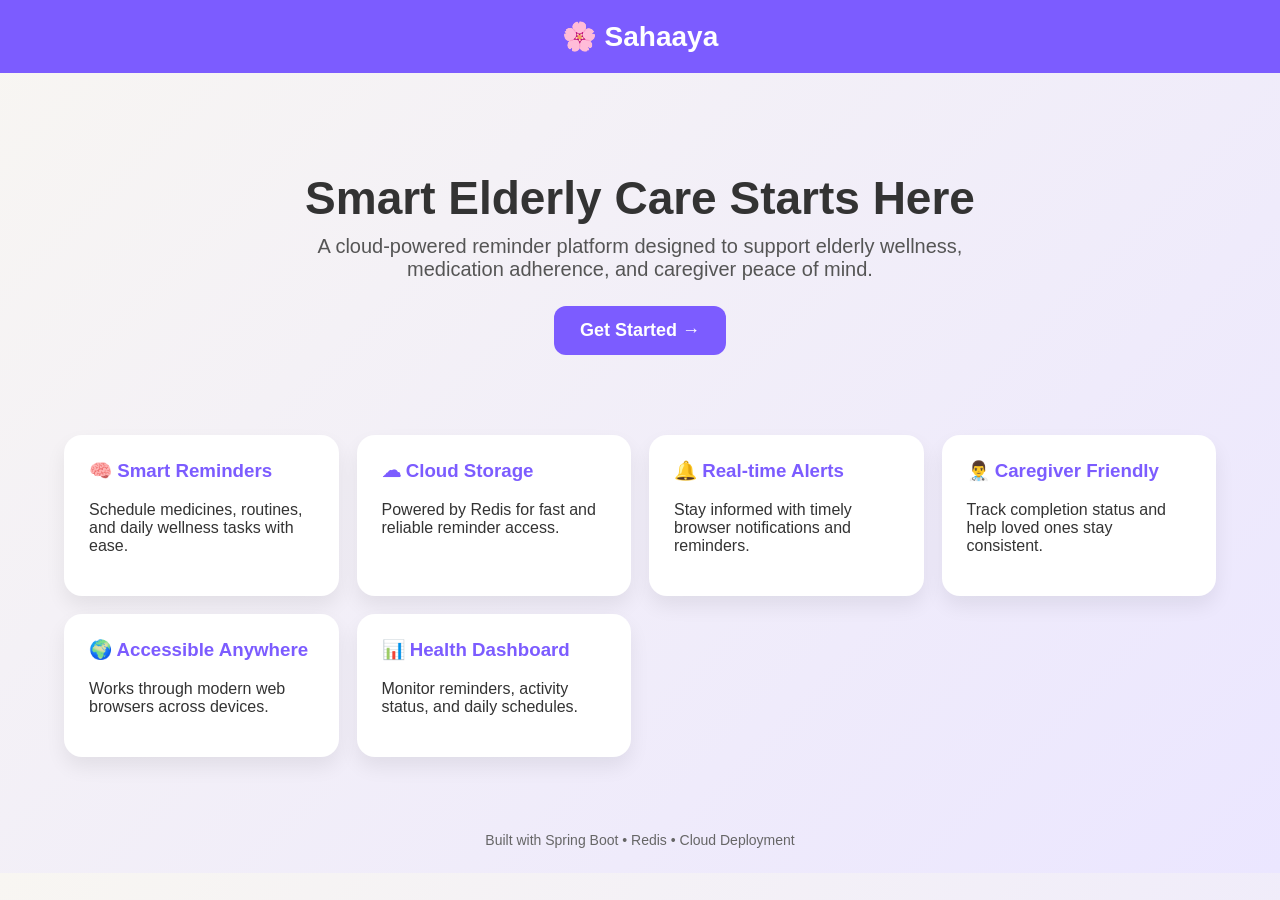
<file: src/main/resources/templates/index.html>
<!DOCTYPE html>
<html xmlns:th="http://www.thymeleaf.org">
<head>
<meta charset="UTF-8"/>
<title>Sahaaya</title>
<link rel="stylesheet" th:href="@{/css/style.css}"/>

<style>
body{
margin:0;
font-family:Arial, sans-serif;
background:linear-gradient(135deg,#f8f6f2,#ebe6ff);
color:#333;
}

header{
background:#7c5cff;
color:white;
padding:20px;
font-size:28px;
font-weight:bold;
text-align:center;
}

.hero{
text-align:center;
padding:60px 20px 30px;
}

.hero h1{
font-size:46px;
margin-bottom:10px;
}

.hero p{
font-size:20px;
color:#555;
max-width:700px;
margin:auto;
}

.btn{
display:inline-block;
margin-top:25px;
padding:14px 26px;
background:#7c5cff;
color:white;
text-decoration:none;
border-radius:12px;
font-weight:bold;
font-size:18px;
}

.container{
width:90%;
max-width:1200px;
margin:auto;
padding:30px 0 50px;
}

.grid{
display:grid;
grid-template-columns:repeat(auto-fit,minmax(250px,1fr));
gap:18px;
margin-top:20px;
}

.card{
background:white;
padding:25px;
border-radius:18px;
box-shadow:0 10px 20px rgba(0,0,0,.07);
transition:.2s;
}

.card:hover{
transform:translateY(-5px);
}

.card h3{
margin-top:0;
color:#7c5cff;
}

.footer{
text-align:center;
padding:25px;
color:#666;
font-size:14px;
}
</style>
</head>

<body>

<header>🌸 Sahaaya</header>

<section class="hero">
<h1>Smart Elderly Care Starts Here</h1>
<p>
A cloud-powered reminder platform designed to support elderly wellness,
medication adherence, and caregiver peace of mind.
</p>

<a href="/user" class="btn">Get Started →</a>
</section>

<div class="container">

<div class="grid">

<div class="card">
<h3>🧠 Smart Reminders</h3>
<p>Schedule medicines, routines, and daily wellness tasks with ease.</p>
</div>

<div class="card">
<h3>☁ Cloud Storage</h3>
<p>Powered by Redis for fast and reliable reminder access.</p>
</div>

<div class="card">
<h3>🔔 Real-time Alerts</h3>
<p>Stay informed with timely browser notifications and reminders.</p>
</div>

<div class="card">
<h3>👨‍⚕ Caregiver Friendly</h3>
<p>Track completion status and help loved ones stay consistent.</p>
</div>

<div class="card">
<h3>🌍 Accessible Anywhere</h3>
<p>Works through modern web browsers across devices.</p>
</div>

<div class="card">
<h3>📊 Health Dashboard</h3>
<p>Monitor reminders, activity status, and daily schedules.</p>
</div>

</div>

</div>

<div class="footer">
Built with Spring Boot • Redis • Cloud Deployment
</div>

</body>
</html>
</file>
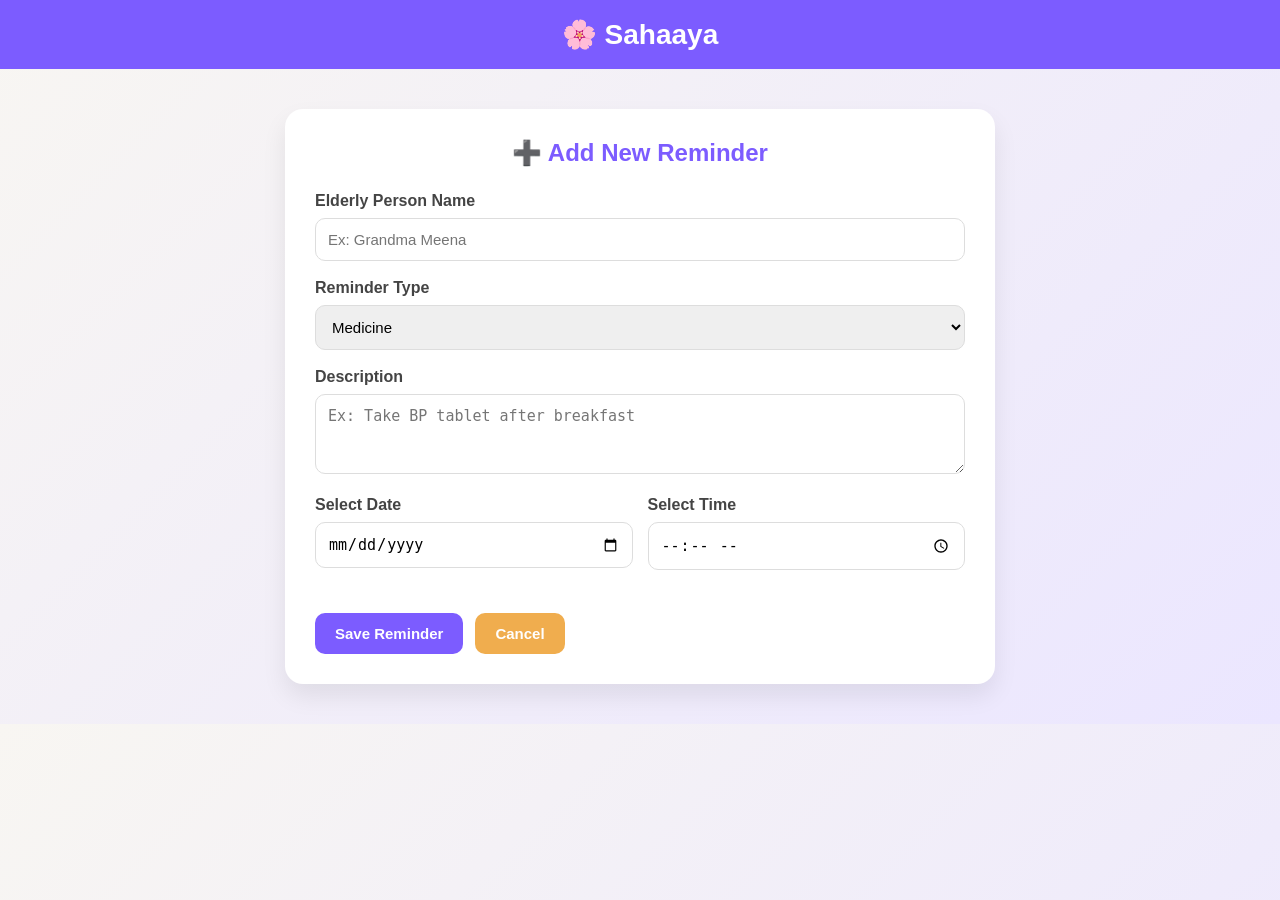
<file: src/main/resources/templates/add.html>
<!DOCTYPE html>
<html xmlns:th="http://www.thymeleaf.org">
<head>
<meta charset="UTF-8"/>
<title>Add Reminder</title>
<link rel="stylesheet" th:href="@{/css/style.css}"/>

<style>
body{
margin:0;
font-family:Arial, sans-serif;
background:linear-gradient(135deg,#f8f6f2,#ebe6ff);
}

header{
background:#7c5cff;
color:white;
padding:18px;
font-size:28px;
font-weight:bold;
text-align:center;
}

.container{
display:flex;
justify-content:center;
padding:40px 20px;
}

.form-card{
background:white;
width:100%;
max-width:650px;
padding:30px;
border-radius:18px;
box-shadow:0 12px 25px rgba(0,0,0,.08);
}

.form-card h2{
margin-top:0;
color:#7c5cff;
text-align:center;
margin-bottom:25px;
}

.form-group{
margin-bottom:18px;
}

label{
display:block;
font-weight:bold;
margin-bottom:8px;
color:#444;
}

input,select,textarea{
width:100%;
padding:12px;
border:1px solid #ddd;
border-radius:10px;
font-size:15px;
box-sizing:border-box;
}

textarea{
resize:vertical;
}

.row{
display:grid;
grid-template-columns:1fr 1fr;
gap:15px;
}

.actions{
display:flex;
gap:12px;
margin-top:25px;
flex-wrap:wrap;
}

.btn{
padding:12px 20px;
border:none;
border-radius:10px;
font-weight:bold;
text-decoration:none;
cursor:pointer;
font-size:15px;
}

.btn-primary{
background:#7c5cff;
color:white;
}

.btn-edit{
background:#f0ad4e;
color:white;
}
</style>
</head>

<body>

<header>🌸 Sahaaya</header>

<div class="container">

<div class="form-card">

<h2>➕ Add New Reminder</h2>

<form th:action="@{/add}" th:object="${reminder}" method="post">

<div class="form-group">
<label>Elderly Person Name</label>
<input type="text" th:field="*{elderlyName}" placeholder="Ex: Grandma Meena" required/>
</div>

<div class="form-group">
<label>Reminder Type</label>
<select th:field="*{type}">
<option value="Medicine">Medicine</option>
<option value="Routine">Routine</option>
<option value="Exercise">Exercise</option>
<option value="Water Intake">Water Intake</option>
</select>
</div>

<div class="form-group">
<label>Description</label>
<textarea rows="3" th:field="*{description}" placeholder="Ex: Take BP tablet after breakfast"></textarea>
</div>

<div class="row">

<div class="form-group">
<label>Select Date</label>
<input type="date" id="date" required>
</div>

<div class="form-group">
<label>Select Time</label>
<input type="time" id="time" required>
</div>

</div>

<input type="hidden" th:field="*{scheduledTime}" id="scheduledTime">

<div class="actions">
<button type="submit" class="btn btn-primary">Save Reminder</button>
<a href="/dashboard" class="btn btn-edit">Cancel</a>
</div>

</form>

</div>
</div>

<script>
document.querySelector("form").addEventListener("submit", function(){
let date = document.getElementById("date").value;
let time = document.getElementById("time").value;

document.getElementById("scheduledTime").value =
date + " " + time;
});
</script>

</body>
</html>
</file>
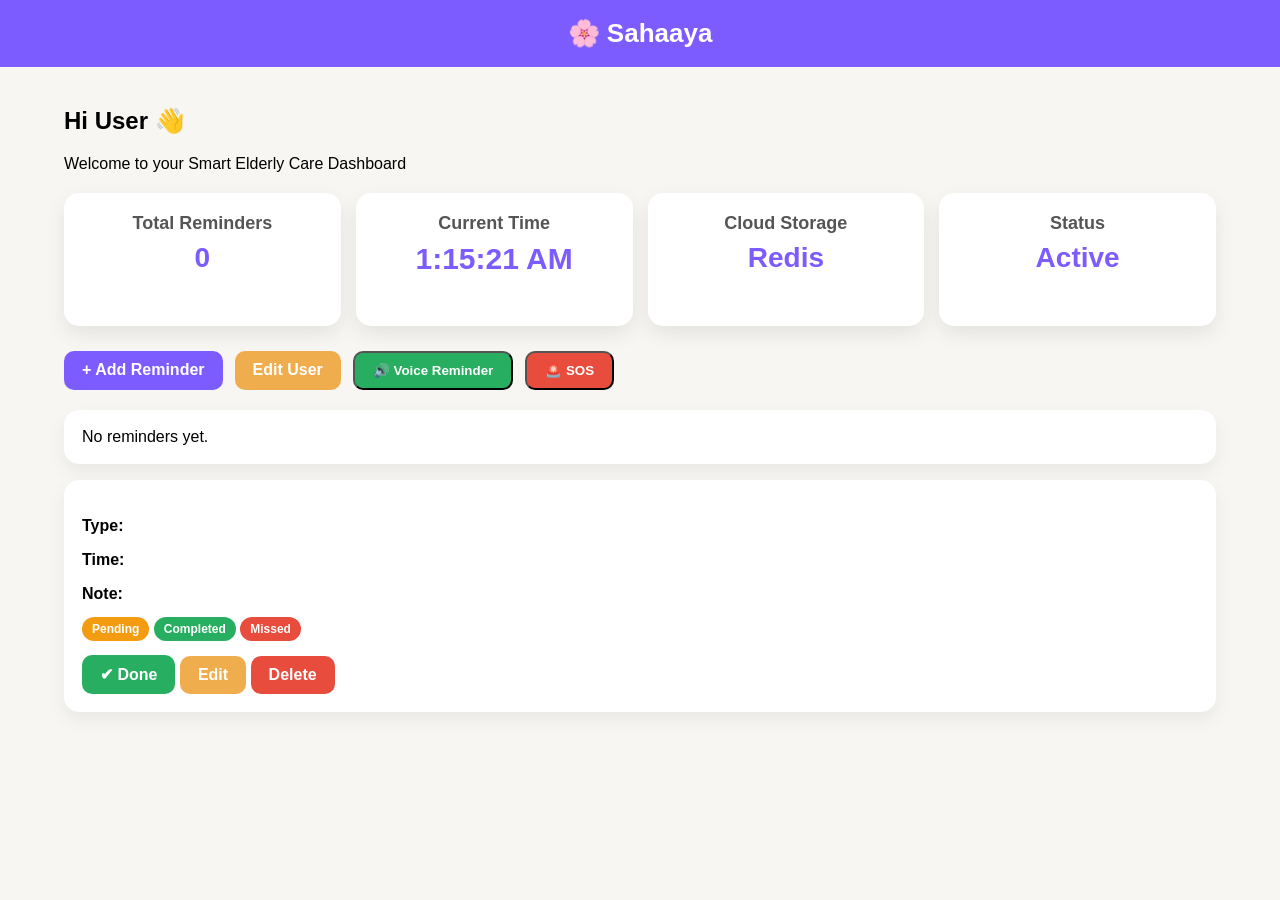
<file: src/main/resources/templates/dashboard.html>
<!DOCTYPE html>
<html xmlns:th="http://www.thymeleaf.org">
<head>
<meta charset="UTF-8"/>
<title>Dashboard</title>
<link rel="stylesheet" th:href="@{/css/style.css}"/>

<style>
body{
background:#f8f6f2;
font-family:Arial, sans-serif;
margin:0;
padding:0;
}

header{
background:#7c5cff;
color:white;
padding:18px;
font-size:26px;
font-weight:bold;
text-align:center;
}

.container{
width:90%;
max-width:1200px;
margin:auto;
padding:20px;
}

.top-grid{
display:grid;
grid-template-columns:repeat(auto-fit,minmax(220px,1fr));
gap:15px;
margin-bottom:25px;
}

.stat-card{
background:white;
padding:20px;
border-radius:15px;
box-shadow:0 8px 20px rgba(0,0,0,.08);
text-align:center;
}

.stat-card h3{
margin:0;
font-size:18px;
color:#555;
}

.stat-card p{
font-size:28px;
font-weight:bold;
margin-top:8px;
color:#7c5cff;
}

.main-actions{
display:flex;
gap:12px;
flex-wrap:wrap;
margin-bottom:20px;
}

.btn{
padding:10px 18px;
border-radius:10px;
text-decoration:none;
font-weight:bold;
display:inline-block;
}

.btn-primary{background:#7c5cff;color:white;}
.btn-edit{background:#f0ad4e;color:white;}
.btn-danger{background:#e74c3c;color:white;}
.btn-success{background:#27ae60;color:white;}

.card{
background:white;
padding:18px;
border-radius:15px;
margin-bottom:16px;
box-shadow:0 8px 18px rgba(0,0,0,.06);
}

.badge{
padding:5px 10px;
border-radius:20px;
font-size:12px;
font-weight:bold;
color:white;
}

.pending{background:#f39c12;}
.completed{background:#27ae60;}
.missed{background:#e74c3c;}

#clock{
font-size:30px;
font-weight:bold;
color:#7c5cff;
}

.hero{
margin-bottom:20px;
}
</style>
</head>

<body>

<header>🌸 Sahaaya</header>

<div class="container">

<div class="hero">
<h2>Hi <span th:text="${session.name}">User</span> 👋</h2>
<p>Welcome to your Smart Elderly Care Dashboard</p>
</div>

<div class="top-grid">
<div class="stat-card">
<h3>Total Reminders</h3>
<p th:text="${#lists.size(reminders)}">0</p>
</div>

<div class="stat-card">
<h3>Current Time</h3>
<p id="clock"></p>
</div>

<div class="stat-card">
<h3>Cloud Storage</h3>
<p>Redis</p>
</div>

<div class="stat-card">
<h3>Status</h3>
<p>Active</p>
</div>
</div>

<div class="main-actions">
<a href="/add" class="btn btn-primary">+ Add Reminder</a>
<a href="/user" class="btn btn-edit">Edit User</a>
<button onclick="voiceReminder()" class="btn btn-success">🔊 Voice Reminder</button>
<button onclick="alert('Emergency Alert Sent!')" class="btn btn-danger">🚨 SOS</button>
</div>

<div th:if="${#lists.isEmpty(reminders)}" class="card">
No reminders yet.
</div>

<div th:each="r : ${reminders}" class="card">

<h3 th:text="${r.elderlyName}"></h3>

<p><b>Type:</b> <span th:text="${r.type}"></span></p>
<p><b>Time:</b> <span th:text="${r.scheduledTime}"></span></p>
<p><b>Note:</b> <span th:text="${r.description}"></span></p>

<span th:if="${r.status=='Pending'}" class="badge pending">Pending</span>
<span th:if="${r.status=='Completed'}" class="badge completed">Completed</span>
<span th:if="${r.status=='Missed'}" class="badge missed">Missed</span>

<br><br>

<a th:href="@{/checkin/{id}(id=${r.id})}" class="btn btn-success">✔ Done</a>
<a th:href="@{/edit/{id}(id=${r.id})}" class="btn btn-edit">Edit</a>
<a th:href="@{/delete/{id}(id=${r.id})}" class="btn btn-danger">Delete</a>

</div>

</div>

<script>
function updateClock(){
document.getElementById("clock").innerText =
new Date().toLocaleTimeString();
}
setInterval(updateClock,1000);
updateClock();

function voiceReminder(){
let msg = new SpeechSynthesisUtterance(
"Please remember to take your medicine on time."
);
speechSynthesis.speak(msg);
}
</script>

</body>
</html>
</file>
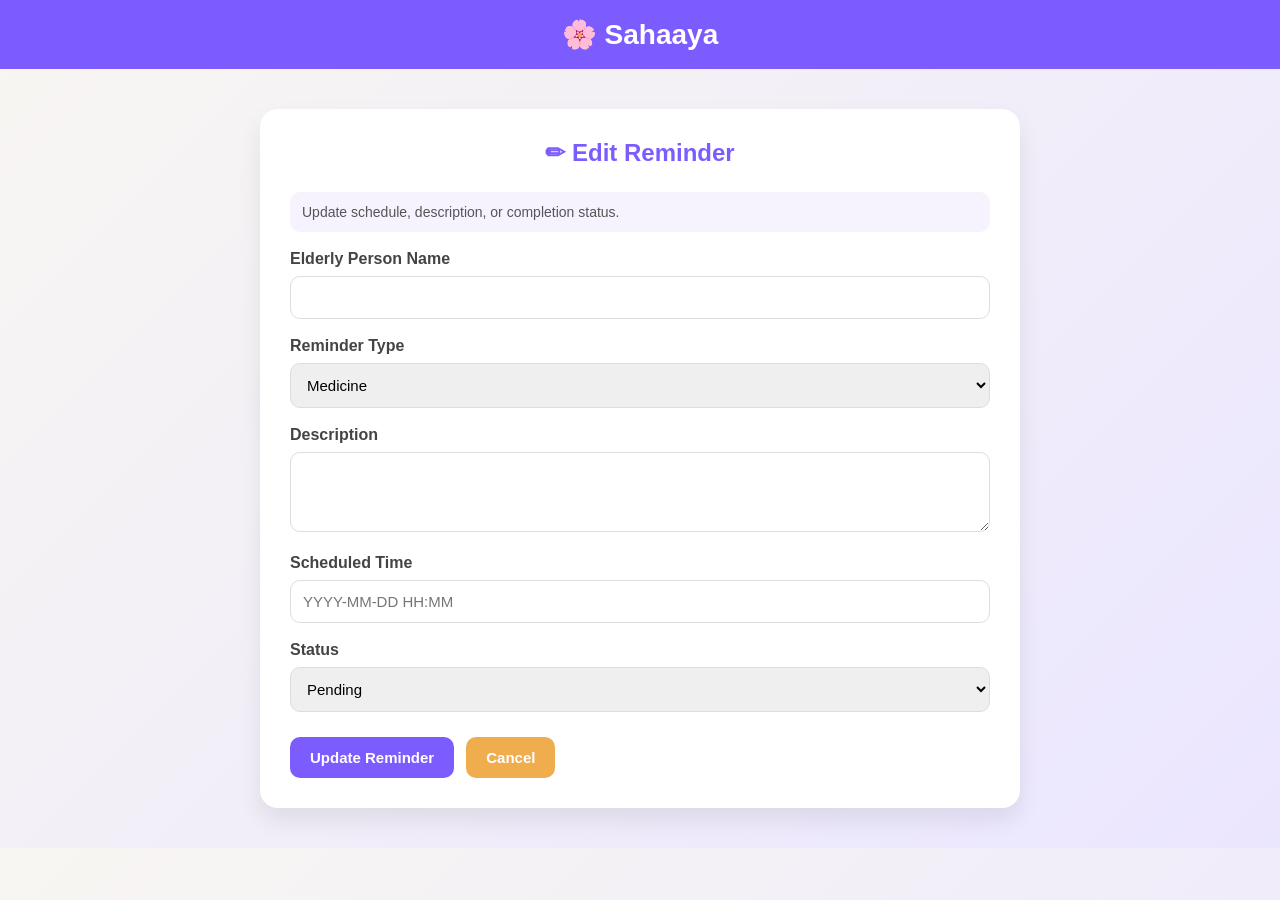
<file: src/main/resources/templates/edit.html>
<!DOCTYPE html>
<html xmlns:th="http://www.thymeleaf.org">
<head>
<meta charset="UTF-8"/>
<title>Edit Reminder</title>
<link rel="stylesheet" th:href="@{/css/style.css}"/>

<style>
body{
margin:0;
font-family:Arial, sans-serif;
background:linear-gradient(135deg,#f8f6f2,#ebe6ff);
}

header{
background:#7c5cff;
color:white;
padding:18px;
font-size:28px;
font-weight:bold;
text-align:center;
}

.container{
display:flex;
justify-content:center;
padding:40px 20px;
}

.form-card{
background:white;
width:100%;
max-width:700px;
padding:30px;
border-radius:18px;
box-shadow:0 12px 25px rgba(0,0,0,.08);
}

.form-card h2{
margin-top:0;
margin-bottom:25px;
text-align:center;
color:#7c5cff;
}

.form-group{
margin-bottom:18px;
}

label{
display:block;
font-weight:bold;
margin-bottom:8px;
color:#444;
}

input,select,textarea{
width:100%;
padding:12px;
border:1px solid #ddd;
border-radius:10px;
font-size:15px;
box-sizing:border-box;
}

textarea{
resize:vertical;
}

.actions{
display:flex;
gap:12px;
margin-top:25px;
flex-wrap:wrap;
}

.btn{
padding:12px 20px;
border:none;
border-radius:10px;
font-weight:bold;
text-decoration:none;
cursor:pointer;
font-size:15px;
}

.btn-primary{
background:#7c5cff;
color:white;
}

.btn-edit{
background:#f0ad4e;
color:white;
}

.info{
background:#f6f3ff;
padding:12px;
border-radius:10px;
margin-bottom:18px;
color:#555;
font-size:14px;
}
</style>
</head>

<body>

<header>🌸 Sahaaya</header>

<div class="container">

<div class="form-card">

<h2>✏ Edit Reminder</h2>

<div class="info">
Update schedule, description, or completion status.
</div>

<form th:action="@{/edit/{id}(id=${reminder.id})}"
      th:object="${reminder}" method="post">

<div class="form-group">
<label>Elderly Person Name</label>
<input type="text" th:field="*{elderlyName}" required/>
</div>

<div class="form-group">
<label>Reminder Type</label>
<select th:field="*{type}">
<option value="Medicine">Medicine</option>
<option value="Routine">Routine</option>
<option value="Exercise">Exercise</option>
<option value="Water Intake">Water Intake</option>
</select>
</div>

<div class="form-group">
<label>Description</label>
<textarea rows="3" th:field="*{description}"></textarea>
</div>

<div class="form-group">
<label>Scheduled Time</label>
<input type="text" th:field="*{scheduledTime}" placeholder="YYYY-MM-DD HH:MM" required/>
</div>

<div class="form-group">
<label>Status</label>
<select th:field="*{status}">
<option value="Pending">Pending</option>
<option value="Completed">Completed</option>
<option value="Missed">Missed</option>
</select>
</div>

<div class="actions">
<button type="submit" class="btn btn-primary">Update Reminder</button>
<a href="/dashboard" class="btn btn-edit">Cancel</a>
</div>

</form>

</div>
</div>

</body>
</html>
</file>
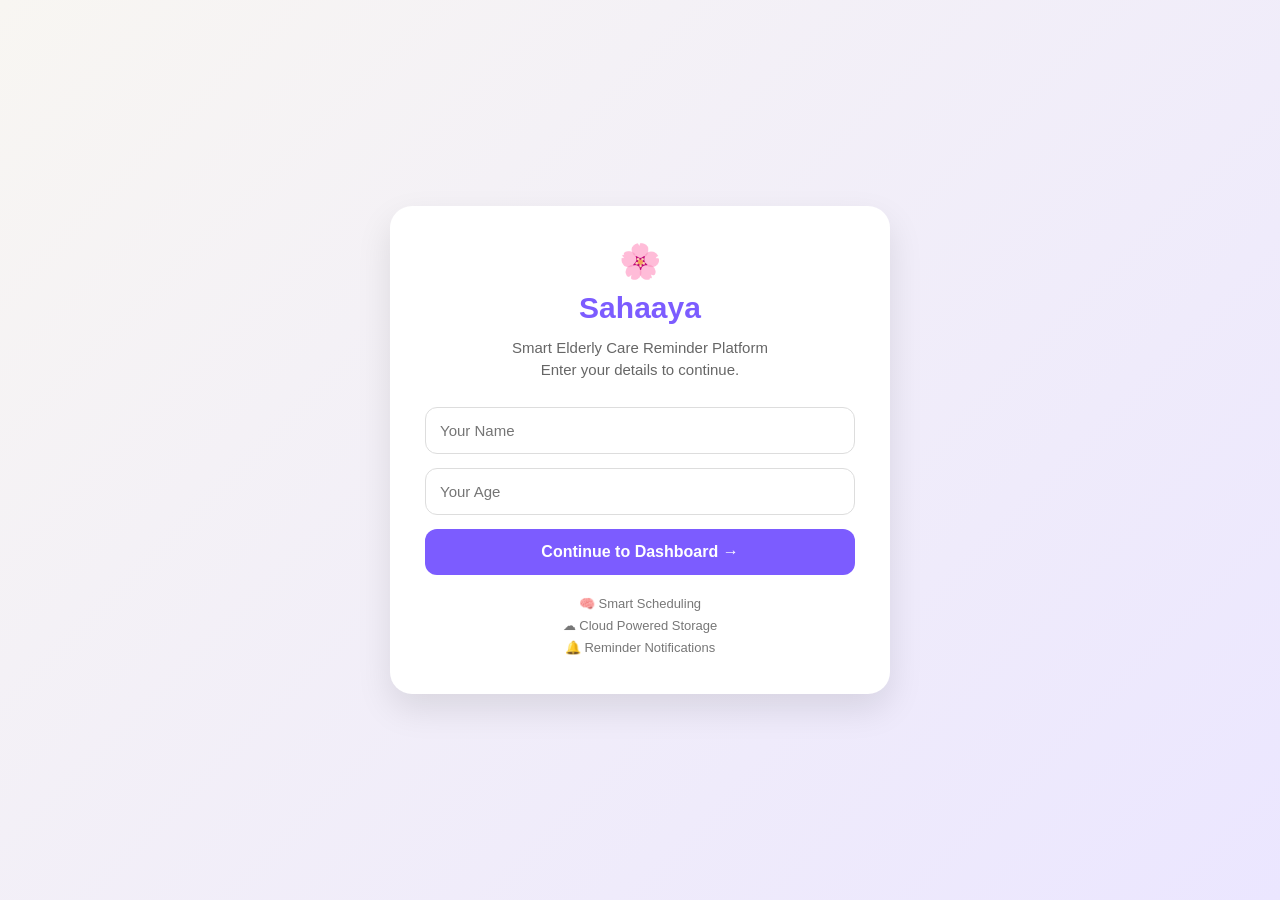
<file: src/main/resources/templates/user.html>
<!DOCTYPE html>
<html xmlns:th="http://www.thymeleaf.org">
<head>
<meta charset="UTF-8"/>
<title>Welcome to Sahaaya</title>

<style>
body{
margin:0;
font-family:Arial, sans-serif;
height:100vh;
display:flex;
justify-content:center;
align-items:center;
background:linear-gradient(135deg,#f8f6f2,#ebe6ff);
}

.user-card{
background:white;
width:100%;
max-width:430px;
padding:35px;
border-radius:22px;
box-shadow:0 15px 35px rgba(0,0,0,.10);
text-align:center;
}

.logo{
font-size:34px;
margin-bottom:10px;
}

h2{
margin:0;
color:#7c5cff;
font-size:30px;
}

p{
color:#666;
margin:12px 0 25px;
font-size:15px;
line-height:1.5;
}

input{
width:100%;
padding:14px;
margin-bottom:14px;
border:1px solid #ddd;
border-radius:12px;
font-size:15px;
box-sizing:border-box;
}

button{
width:100%;
padding:14px;
border:none;
border-radius:12px;
background:#7c5cff;
color:white;
font-size:16px;
font-weight:bold;
cursor:pointer;
}

button:hover{
opacity:.95;
}

.features{
margin-top:18px;
font-size:13px;
color:#777;
line-height:1.7;
}
</style>
</head>

<body>

<div class="user-card">

<div class="logo">🌸</div>

<h2>Sahaaya</h2>

<p>
Smart Elderly Care Reminder Platform <br>
Enter your details to continue.
</p>

<form action="/saveUser" method="post">

<input type="text" name="name" placeholder="Your Name" required>

<input type="number" name="age" placeholder="Your Age" min="1" max="120" required>

<button type="submit">Continue to Dashboard →</button>

</form>

<div class="features">
🧠 Smart Scheduling <br>
☁ Cloud Powered Storage <br>
🔔 Reminder Notifications
</div>

</div>

</body>
</html>
</file>
